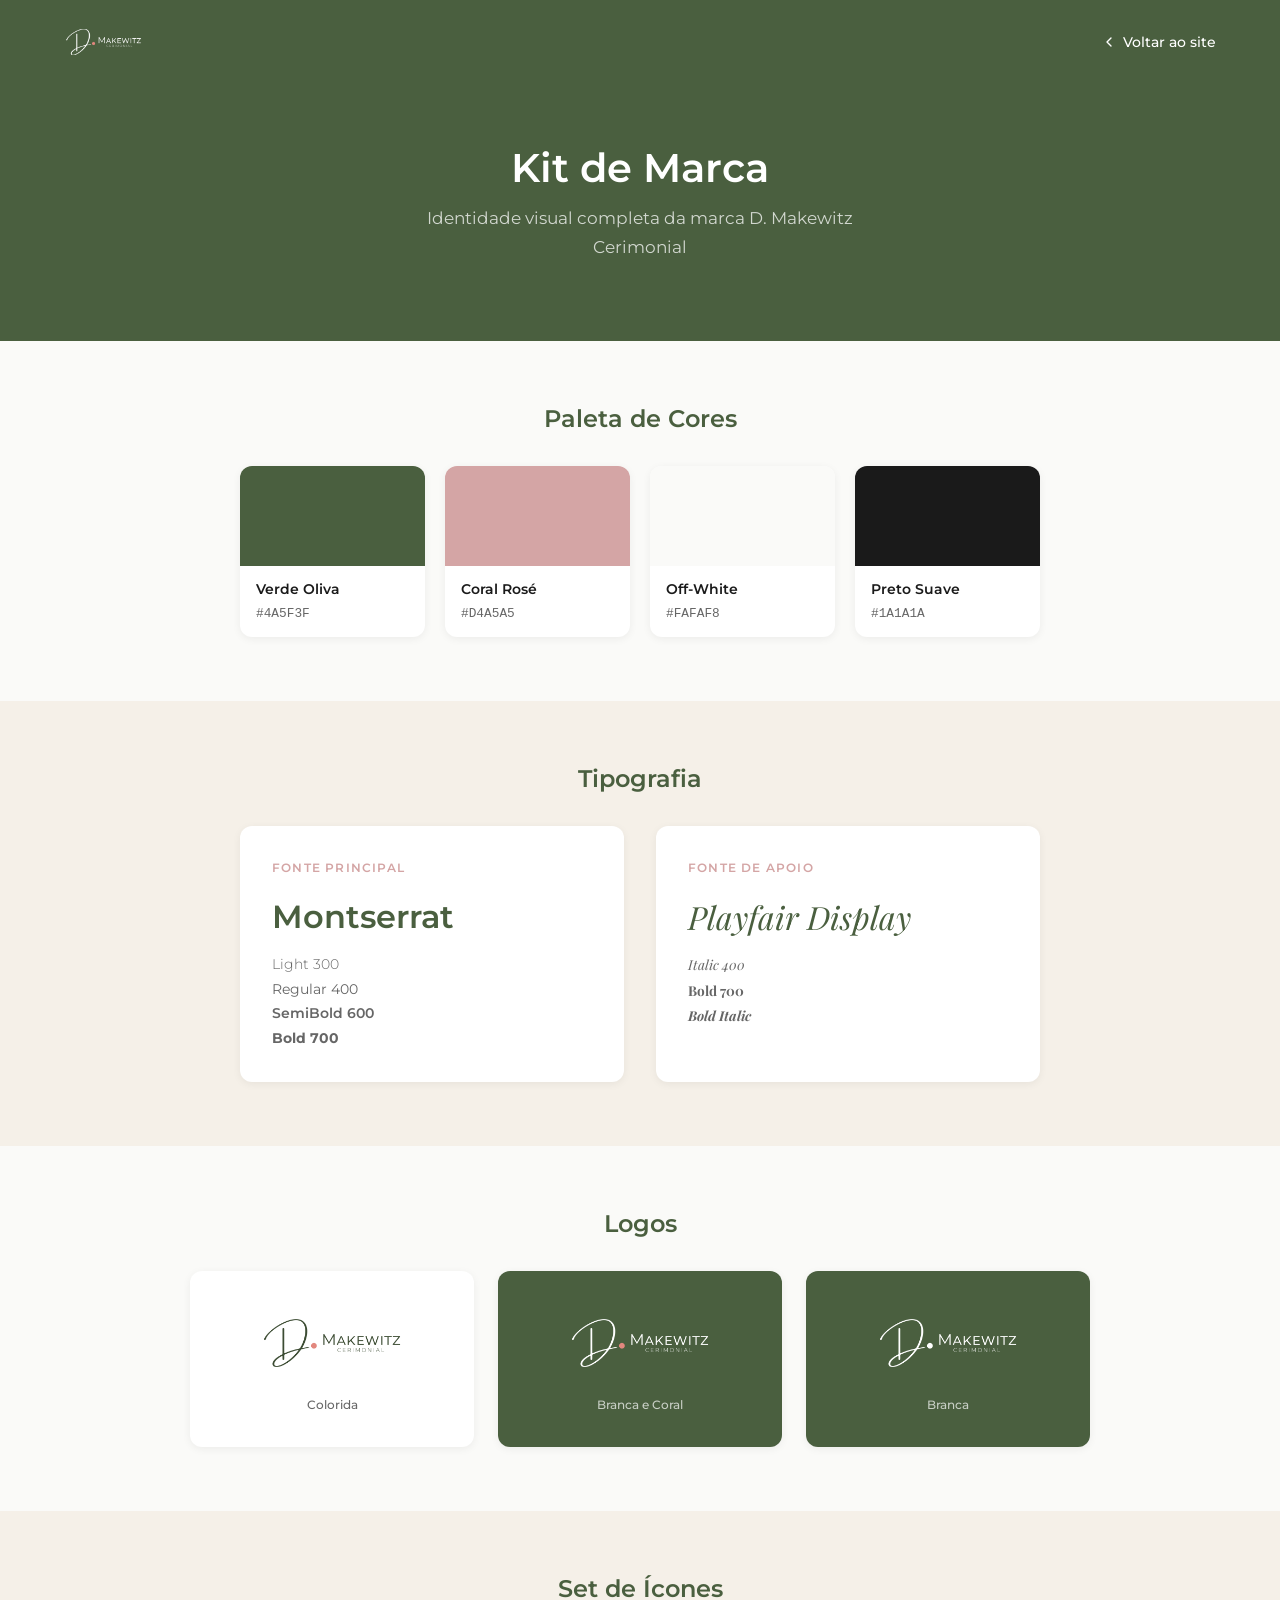
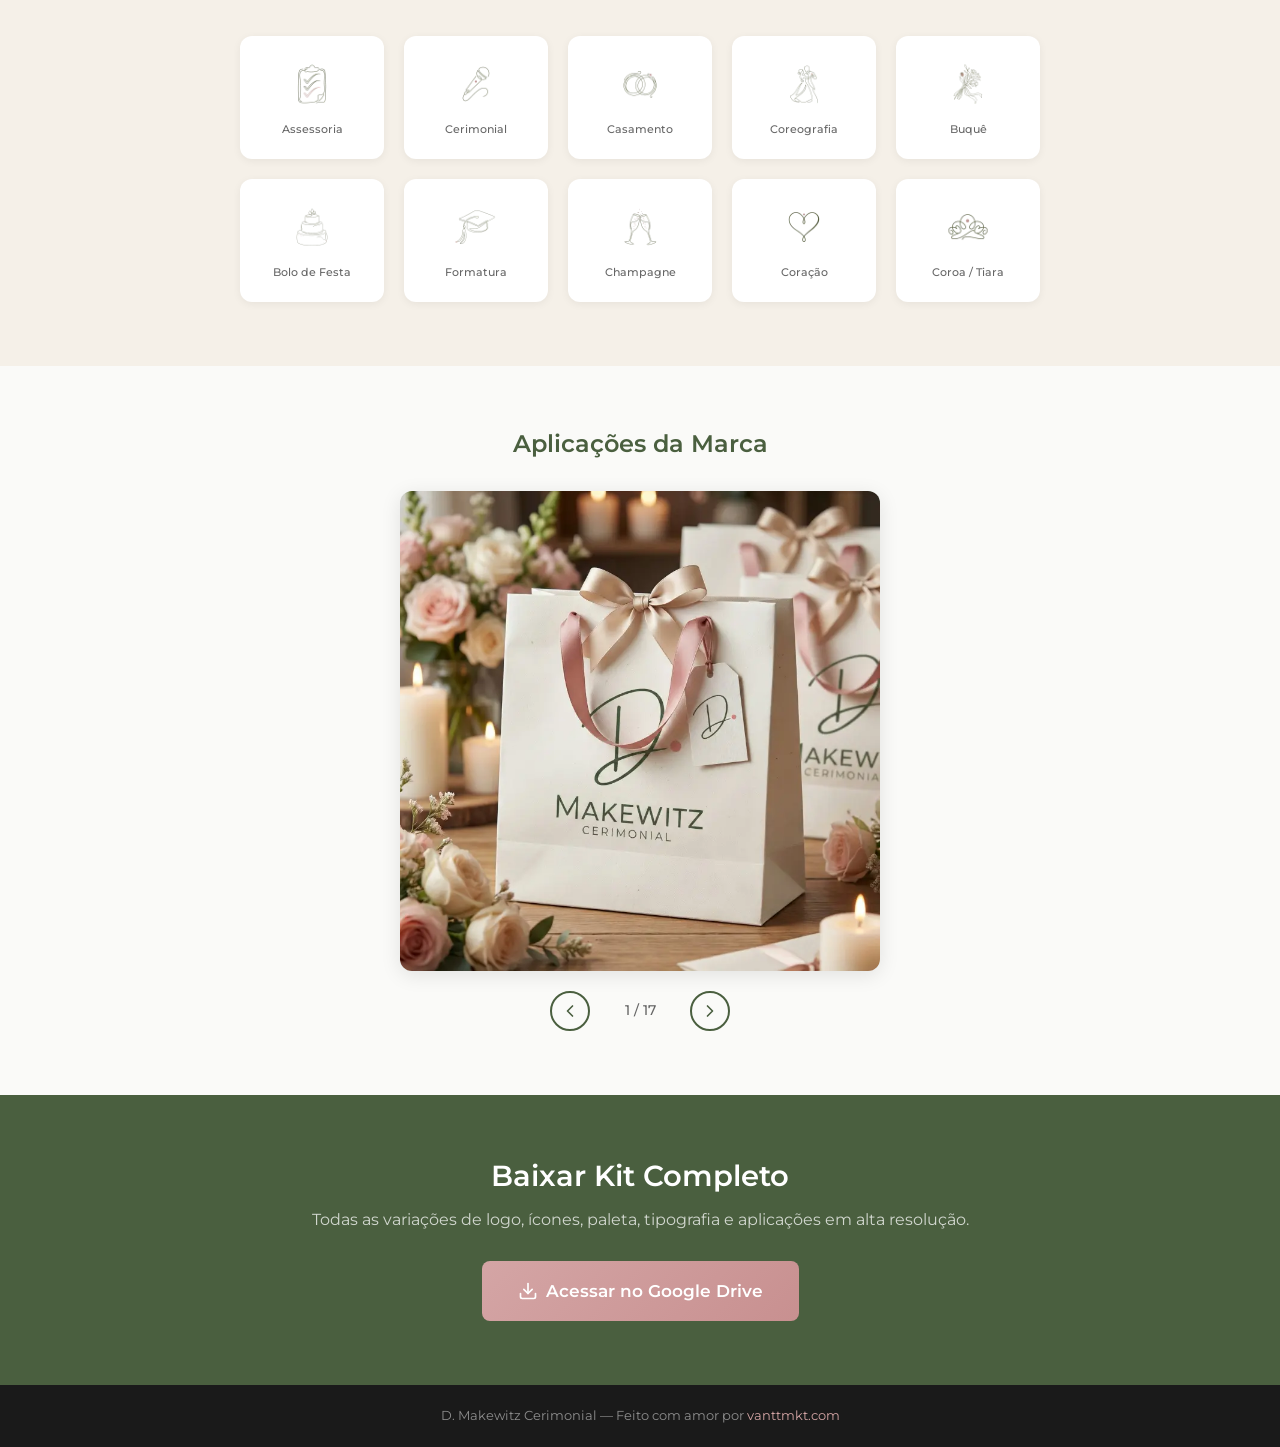
<file: marca/index.html>
<!DOCTYPE html>
<html lang="pt-BR">
<head>
  <meta charset="UTF-8">
  <meta name="viewport" content="width=device-width, initial-scale=1.0">
  <title>Kit de Marca | D. Makewitz Cerimonial</title>
  <meta name="description" content="Identidade visual completa da marca D. Makewitz Cerimonial. Paleta de cores, tipografia, logos e ícones.">
  <meta name="robots" content="noindex">
  <link rel="icon" href="../favicon.ico" type="image/x-icon">
  <link rel="preconnect" href="https://fonts.googleapis.com">
  <link rel="preconnect" href="https://fonts.gstatic.com" crossorigin>
  <link href="https://fonts.googleapis.com/css2?family=Montserrat:wght@300;400;500;600;700&family=Playfair+Display:ital,wght@0,400;0,700;1,400&display=swap" rel="stylesheet">
  <link rel="stylesheet" href="../assets/css/style.css?v=2">
  <style>
    /* Marca page specific styles */
    .marca-header {
      background: var(--verde-oliva);
      padding: 20px 0;
      position: sticky;
      top: 0;
      z-index: 50;
    }

    .marca-header__inner {
      max-width: 1200px;
      margin: 0 auto;
      padding: 0 24px;
      display: flex;
      align-items: center;
      justify-content: space-between;
    }

    .marca-header__logo {
      height: 44px;
      width: auto;
    }

    .marca-header__back {
      display: inline-flex;
      align-items: center;
      gap: 6px;
      color: var(--branco);
      font-size: 0.9rem;
      font-weight: 500;
    }

    .marca-header__back:hover { color: var(--coral-rose); }

    .marca-hero {
      background: var(--verde-oliva);
      padding: 60px 0 80px;
      text-align: center;
      color: var(--branco);
    }

    .marca-hero h1 {
      color: var(--branco);
      font-size: 2.5rem;
      font-weight: 600;
      margin-bottom: 12px;
    }

    .marca-hero p {
      color: rgba(255, 255, 255, 0.75);
      font-size: 1.05rem;
      max-width: 520px;
      margin: 0 auto;
    }

    .marca-section {
      padding: 64px 0;
    }

    .marca-section:nth-child(even) { background: var(--creme); }
    .marca-section:nth-child(odd) { background: var(--off-white); }

    .marca-section__title {
      font-size: 1.5rem;
      font-weight: 600;
      color: var(--verde-oliva);
      margin-bottom: 32px;
      text-align: center;
    }

    /* Paleta */
    .paleta__grid {
      display: grid;
      grid-template-columns: repeat(auto-fit, minmax(180px, 1fr));
      gap: 20px;
      max-width: 800px;
      margin: 0 auto;
    }

    .paleta__swatch {
      border-radius: 12px;
      overflow: hidden;
      box-shadow: 0 2px 8px rgba(0, 0, 0, 0.06);
      background: var(--branco);
    }

    .paleta__color {
      height: 100px;
    }

    .paleta__info {
      padding: 12px 16px;
    }

    .paleta__name {
      font-size: 0.85rem;
      font-weight: 600;
      color: var(--preto-suave);
      margin-bottom: 2px;
    }

    .paleta__hex {
      font-size: 0.8rem;
      color: var(--cinza-medio);
      font-family: monospace;
    }

    /* Tipografia */
    .tipo__grid {
      display: grid;
      grid-template-columns: 1fr 1fr;
      gap: 32px;
      max-width: 800px;
      margin: 0 auto;
    }

    .tipo__card {
      background: var(--branco);
      border-radius: 12px;
      padding: 32px;
      box-shadow: 0 2px 8px rgba(0, 0, 0, 0.06);
    }

    .tipo__label {
      font-size: 0.75rem;
      font-weight: 600;
      text-transform: uppercase;
      letter-spacing: 0.1em;
      color: var(--coral-rose);
      margin-bottom: 12px;
    }

    .tipo__sample-montserrat {
      font-family: 'Montserrat', sans-serif;
      font-size: 2rem;
      font-weight: 600;
      color: var(--verde-oliva);
      margin-bottom: 8px;
    }

    .tipo__sample-playfair {
      font-family: 'Playfair Display', serif;
      font-style: italic;
      font-size: 2rem;
      color: var(--verde-oliva);
      margin-bottom: 8px;
    }

    .tipo__weights {
      font-size: 0.85rem;
      color: var(--cinza-medio);
      line-height: 1.8;
    }

    /* Logos */
    .logos__grid {
      display: grid;
      grid-template-columns: repeat(auto-fit, minmax(220px, 1fr));
      gap: 24px;
      max-width: 900px;
      margin: 0 auto;
    }

    .logos__item {
      background: var(--branco);
      border-radius: 12px;
      padding: 32px 24px;
      box-shadow: 0 2px 8px rgba(0, 0, 0, 0.06);
      display: flex;
      flex-direction: column;
      align-items: center;
      gap: 12px;
    }

    .logos__item--dark {
      background: var(--verde-oliva);
    }

    .logos__item img {
      max-height: 80px;
      width: auto;
      object-fit: contain;
    }

    .logos__item span {
      font-size: 0.75rem;
      font-weight: 500;
      color: var(--cinza-medio);
      text-align: center;
    }

    .logos__item--dark span {
      color: rgba(255, 255, 255, 0.7);
    }

    /* Icones */
    .icones__grid {
      display: grid;
      grid-template-columns: repeat(auto-fit, minmax(120px, 1fr));
      gap: 20px;
      max-width: 800px;
      margin: 0 auto;
    }

    .icones__item {
      background: var(--branco);
      border-radius: 12px;
      padding: 20px;
      box-shadow: 0 2px 8px rgba(0, 0, 0, 0.06);
      text-align: center;
    }

    .icones__item img {
      width: 56px;
      height: 56px;
      object-fit: contain;
      margin: 0 auto 8px;
    }

    .icones__item span {
      font-size: 0.7rem;
      font-weight: 500;
      color: var(--cinza-medio);
      display: block;
    }

    /* Download CTA */
    .marca-cta {
      text-align: center;
      padding: 64px 0;
      background: var(--verde-oliva);
    }

    .marca-cta h2 {
      color: var(--branco);
      font-size: 1.8rem;
      margin-bottom: 12px;
    }

    .marca-cta p {
      color: rgba(255, 255, 255, 0.75);
      font-size: 1rem;
      margin-bottom: 28px;
    }

    .marca-cta__btn {
      display: inline-flex;
      align-items: center;
      gap: 8px;
      padding: 16px 36px;
      background: linear-gradient(135deg, var(--coral-rose), #c89090);
      color: var(--branco);
      font-size: 1.05rem;
      font-weight: 600;
      border-radius: 8px;
      transition: transform 0.3s ease, box-shadow 0.3s ease;
    }

    .marca-cta__btn:hover {
      transform: translateY(-2px);
      box-shadow: 0 8px 24px rgba(212, 165, 165, 0.35);
    }

    .marca-footer {
      background: var(--preto-suave);
      padding: 20px 0;
      text-align: center;
      font-size: 0.8rem;
      color: rgba(255, 255, 255, 0.5);
    }

    .marca-footer a { color: var(--coral-rose); }

    /* Aplicações carousel */
    .aplicacoes__carousel {
      position: relative;
      max-width: 480px;
      margin: 0 auto;
      overflow: hidden;
      border-radius: 12px;
      box-shadow: 0 4px 20px rgba(0, 0, 0, 0.1);
      touch-action: pan-y;
      -webkit-user-select: none;
      user-select: none;
    }

    .aplicacoes__track {
      display: flex;
      transition: transform 0.4s ease;
    }

    .aplicacoes__slide {
      flex: 0 0 100%;
    }

    .aplicacoes__slide img {
      width: 100%;
      height: auto;
      display: block;
    }

    .aplicacoes__controls {
      display: flex;
      align-items: center;
      justify-content: center;
      gap: 20px;
      margin-top: 20px;
    }

    .aplicacoes__btn {
      background: none;
      border: 2px solid var(--verde-oliva);
      border-radius: 50%;
      width: 40px;
      height: 40px;
      display: flex;
      align-items: center;
      justify-content: center;
      cursor: pointer;
      color: var(--verde-oliva);
      transition: background-color 0.3s ease, color 0.3s ease;
    }

    .aplicacoes__btn:hover {
      background: var(--verde-oliva);
      color: var(--branco);
    }

    .aplicacoes__counter {
      font-size: 0.85rem;
      font-weight: 500;
      color: var(--cinza-medio);
      min-width: 60px;
      text-align: center;
    }

    @media (max-width: 640px) {
      .marca-hero h1 { font-size: 1.8rem; }
      .tipo__grid { grid-template-columns: 1fr; }
      .logos__grid { grid-template-columns: repeat(2, 1fr); }
      .aplicacoes__carousel { max-width: 100%; }
    }
  </style>
</head>
<body>

  <!-- Header -->
  <header class="marca-header">
    <div class="marca-header__inner">
      <img src="../assets/images/logo-branca-coral.png" alt="D. Makewitz Cerimonial" class="marca-header__logo">
      <a href="../" class="marca-header__back">
        <svg width="16" height="16" viewBox="0 0 24 24" fill="none" stroke="currentColor" stroke-width="2" stroke-linecap="round" stroke-linejoin="round"><polyline points="15 18 9 12 15 6"></polyline></svg>
        Voltar ao site
      </a>
    </div>
  </header>

  <!-- Hero -->
  <div class="marca-hero">
    <div class="container">
      <h1>Kit de Marca</h1>
      <p>Identidade visual completa da marca D. Makewitz Cerimonial</p>
    </div>
  </div>

  <!-- Paleta de Cores -->
  <section class="marca-section">
    <div class="container">
      <h2 class="marca-section__title">Paleta de Cores</h2>
      <div class="paleta__grid">
        <div class="paleta__swatch">
          <div class="paleta__color" style="background-color: #4A5F3F;"></div>
          <div class="paleta__info">
            <div class="paleta__name">Verde Oliva</div>
            <div class="paleta__hex">#4A5F3F</div>
          </div>
        </div>
        <div class="paleta__swatch">
          <div class="paleta__color" style="background-color: #D4A5A5;"></div>
          <div class="paleta__info">
            <div class="paleta__name">Coral Rosé</div>
            <div class="paleta__hex">#D4A5A5</div>
          </div>
        </div>
        <div class="paleta__swatch">
          <div class="paleta__color" style="background-color: #FAFAF8;"></div>
          <div class="paleta__info">
            <div class="paleta__name">Off-White</div>
            <div class="paleta__hex">#FAFAF8</div>
          </div>
        </div>
        <div class="paleta__swatch">
          <div class="paleta__color" style="background-color: #1A1A1A;"></div>
          <div class="paleta__info">
            <div class="paleta__name">Preto Suave</div>
            <div class="paleta__hex">#1A1A1A</div>
          </div>
        </div>
      </div>
    </div>
  </section>

  <!-- Tipografia -->
  <section class="marca-section">
    <div class="container">
      <h2 class="marca-section__title">Tipografia</h2>
      <div class="tipo__grid">
        <div class="tipo__card">
          <div class="tipo__label">Fonte Principal</div>
          <div class="tipo__sample-montserrat">Montserrat</div>
          <div class="tipo__weights">
            <span style="font-weight:300">Light 300</span><br>
            <span style="font-weight:400">Regular 400</span><br>
            <span style="font-weight:600">SemiBold 600</span><br>
            <span style="font-weight:700">Bold 700</span>
          </div>
        </div>
        <div class="tipo__card">
          <div class="tipo__label">Fonte de Apoio</div>
          <div class="tipo__sample-playfair">Playfair Display</div>
          <div class="tipo__weights">
            <span style="font-family:'Playfair Display',serif;font-style:italic">Italic 400</span><br>
            <span style="font-family:'Playfair Display',serif;font-weight:700">Bold 700</span><br>
            <span style="font-family:'Playfair Display',serif;font-weight:700;font-style:italic">Bold Italic</span>
          </div>
        </div>
      </div>
    </div>
  </section>

  <!-- Logos -->
  <section class="marca-section">
    <div class="container">
      <h2 class="marca-section__title">Logos</h2>
      <div class="logos__grid">
        <div class="logos__item">
          <img src="../assets/images/logo-colorida.png" alt="Logo colorida">
          <span>Colorida</span>
        </div>
        <div class="logos__item logos__item--dark">
          <img src="../assets/images/logo-branca-coral.png" alt="Logo branca e coral">
          <span>Branca e Coral</span>
        </div>
        <div class="logos__item logos__item--dark">
          <img src="../assets/images/logo-branca.png" alt="Logo branca">
          <span>Branca</span>
        </div>
      </div>
    </div>
  </section>

  <!-- Ícones -->
  <section class="marca-section">
    <div class="container">
      <h2 class="marca-section__title">Set de Ícones</h2>
      <div class="icones__grid">
        <div class="icones__item">
          <img src="../assets/images/icons/checklist.webp" alt="Assessoria">
          <span>Assessoria</span>
        </div>
        <div class="icones__item">
          <img src="../assets/images/icons/microfone.webp" alt="Cerimonial">
          <span>Cerimonial</span>
        </div>
        <div class="icones__item">
          <img src="../assets/images/icons/aliancas.webp" alt="Casamento">
          <span>Casamento</span>
        </div>
        <div class="icones__item">
          <img src="../assets/images/icons/dancarinos.webp" alt="Coreografia">
          <span>Coreografia</span>
        </div>
        <div class="icones__item">
          <img src="../assets/images/icons/buque.webp" alt="Buquê">
          <span>Buquê</span>
        </div>
        <div class="icones__item">
          <img src="../assets/images/icons/bolo.webp" alt="Bolo de Festa">
          <span>Bolo de Festa</span>
        </div>
        <div class="icones__item">
          <img src="../assets/images/icons/capelo.webp" alt="Formatura">
          <span>Formatura</span>
        </div>
        <div class="icones__item">
          <img src="../assets/images/icons/champagne.webp" alt="Champagne">
          <span>Champagne</span>
        </div>
        <div class="icones__item">
          <img src="../assets/images/icons/coracao.webp" alt="Coração">
          <span>Coração</span>
        </div>
        <div class="icones__item">
          <img src="../assets/images/icons/coroa.webp" alt="Coroa / Tiara">
          <span>Coroa / Tiara</span>
        </div>
      </div>
    </div>
  </section>

  <!-- Aplicações da Marca -->
  <section class="marca-section">
    <div class="container">
      <h2 class="marca-section__title">Aplicações da Marca</h2>
      <div class="aplicacoes__carousel" id="app-carousel">
        <div class="aplicacoes__track" id="app-track">
          <div class="aplicacoes__slide"><img src="../assets/images/aplicacoes/001.webp" alt="Aplicação da marca 1" loading="lazy"></div>
          <div class="aplicacoes__slide"><img src="../assets/images/aplicacoes/002.webp" alt="Aplicação da marca 2" loading="lazy"></div>
          <div class="aplicacoes__slide"><img src="../assets/images/aplicacoes/003.webp" alt="Aplicação da marca 3" loading="lazy"></div>
          <div class="aplicacoes__slide"><img src="../assets/images/aplicacoes/004.webp" alt="Aplicação da marca 4" loading="lazy"></div>
          <div class="aplicacoes__slide"><img src="../assets/images/aplicacoes/005.webp" alt="Aplicação da marca 5" loading="lazy"></div>
          <div class="aplicacoes__slide"><img src="../assets/images/aplicacoes/006.webp" alt="Aplicação da marca 6" loading="lazy"></div>
          <div class="aplicacoes__slide"><img src="../assets/images/aplicacoes/007.webp" alt="Aplicação da marca 7" loading="lazy"></div>
          <div class="aplicacoes__slide"><img src="../assets/images/aplicacoes/008.webp" alt="Aplicação da marca 8" loading="lazy"></div>
          <div class="aplicacoes__slide"><img src="../assets/images/aplicacoes/009.webp" alt="Aplicação da marca 9" loading="lazy"></div>
          <div class="aplicacoes__slide"><img src="../assets/images/aplicacoes/010.webp" alt="Aplicação da marca 10" loading="lazy"></div>
          <div class="aplicacoes__slide"><img src="../assets/images/aplicacoes/011.webp" alt="Aplicação da marca 11" loading="lazy"></div>
          <div class="aplicacoes__slide"><img src="../assets/images/aplicacoes/012.webp" alt="Aplicação da marca 12" loading="lazy"></div>
          <div class="aplicacoes__slide"><img src="../assets/images/aplicacoes/013.webp" alt="Aplicação da marca 13" loading="lazy"></div>
          <div class="aplicacoes__slide"><img src="../assets/images/aplicacoes/014.webp" alt="Aplicação da marca 14" loading="lazy"></div>
          <div class="aplicacoes__slide"><img src="../assets/images/aplicacoes/015.webp" alt="Aplicação da marca 15" loading="lazy"></div>
          <div class="aplicacoes__slide"><img src="../assets/images/aplicacoes/016.webp" alt="Aplicação da marca 16" loading="lazy"></div>
          <div class="aplicacoes__slide"><img src="../assets/images/aplicacoes/017.webp" alt="Aplicação da marca 17" loading="lazy"></div>
        </div>
      </div>
      <div class="aplicacoes__controls">
        <button class="aplicacoes__btn" id="app-prev" aria-label="Anterior">
          <svg width="20" height="20" viewBox="0 0 24 24" fill="none" stroke="currentColor" stroke-width="2" stroke-linecap="round" stroke-linejoin="round"><polyline points="15 18 9 12 15 6"></polyline></svg>
        </button>
        <span class="aplicacoes__counter" id="app-counter">1 / 17</span>
        <button class="aplicacoes__btn" id="app-next" aria-label="Próxima">
          <svg width="20" height="20" viewBox="0 0 24 24" fill="none" stroke="currentColor" stroke-width="2" stroke-linecap="round" stroke-linejoin="round"><polyline points="9 6 15 12 9 18"></polyline></svg>
        </button>
      </div>
    </div>
  </section>

  <!-- Download CTA -->
  <section class="marca-cta">
    <div class="container">
      <h2>Baixar Kit Completo</h2>
      <p>Todas as variações de logo, ícones, paleta, tipografia e aplicações em alta resolução.</p>
      <a href="https://drive.google.com/drive/folders/18AyIQ6730E9Hu8DPRDE29RdOncfD3tUb?usp=drive_link" class="marca-cta__btn" target="_blank" rel="noopener noreferrer">
        <svg width="20" height="20" viewBox="0 0 24 24" fill="none" stroke="currentColor" stroke-width="2" stroke-linecap="round" stroke-linejoin="round"><path d="M21 15v4a2 2 0 0 1-2 2H5a2 2 0 0 1-2-2v-4"></path><polyline points="7 10 12 15 17 10"></polyline><line x1="12" y1="15" x2="12" y2="3"></line></svg>
        Acessar no Google Drive
      </a>
    </div>
  </section>

  <!-- Footer -->
  <footer class="marca-footer">
    <div class="container">
      <p>D. Makewitz Cerimonial &mdash; Feito com amor por <a href="https://vanttmkt.com" target="_blank" rel="noopener noreferrer">vanttmkt.com</a></p>
    </div>
  </footer>

  <script>
  (function () {
    var track = document.getElementById('app-track');
    var counter = document.getElementById('app-counter');
    var total = 17;
    var current = 0;
    var startX = 0;
    var diffX = 0;

    function go(n) {
      current = Math.max(0, Math.min(n, total - 1));
      track.style.transform = 'translateX(-' + (current * 100) + '%)';
      counter.textContent = (current + 1) + ' / ' + total;
    }

    document.getElementById('app-prev').addEventListener('click', function () { go(current - 1); });
    document.getElementById('app-next').addEventListener('click', function () { go(current + 1); });

    var carousel = document.getElementById('app-carousel');
    carousel.addEventListener('touchstart', function (e) { startX = e.touches[0].clientX; }, { passive: true });
    carousel.addEventListener('touchmove', function (e) { diffX = e.touches[0].clientX - startX; }, { passive: true });
    carousel.addEventListener('touchend', function () {
      if (Math.abs(diffX) > 40) go(diffX < 0 ? current + 1 : current - 1);
      diffX = 0;
    });

    document.addEventListener('keydown', function (e) {
      if (e.key === 'ArrowLeft') go(current - 1);
      if (e.key === 'ArrowRight') go(current + 1);
    });
  })();
  </script>
</body>
</html>
</file>
<file: assets/css/style.css>
/* ==========================================================================
   D. Makewitz Cerimonial — Style Sheet
   Paleta: Kit de Marca Oficial
   ========================================================================== */

/* ---------- CSS Variables ---------- */
:root {
  --verde-oliva: #4A5F3F;
  --coral-rose: #D4A5A5;
  --off-white: #FAFAF8;
  --creme: #F5F0E8;
  --preto-suave: #1A1A1A;
  --cinza-medio: #666666;
  --branco: #FFFFFF;
}

/* ---------- Reset & Base ---------- */
*, *::before, *::after {
  margin: 0;
  padding: 0;
  box-sizing: border-box;
}

html {
  scroll-behavior: smooth;
  -webkit-font-smoothing: antialiased;
  -moz-osx-font-smoothing: grayscale;
}

body {
  font-family: 'Montserrat', -apple-system, BlinkMacSystemFont, 'Segoe UI', Roboto, sans-serif;
  font-weight: 400;
  font-size: 16px;
  line-height: 1.7;
  color: var(--preto-suave);
  background-color: var(--off-white);
}

img {
  max-width: 100%;
  height: auto;
  display: block;
}

a {
  text-decoration: none;
  color: inherit;
  transition: color 0.3s ease;
}

ul { list-style: none; }

/* ---------- Typography ---------- */
h1, h2, h3, h4 {
  font-family: 'Montserrat', sans-serif;
  color: var(--verde-oliva);
  line-height: 1.2;
}

h2 {
  font-size: 2.5rem;
  font-weight: 600;
  margin-bottom: 1rem;
}

h3 {
  font-size: 1.5rem;
  font-weight: 500;
}

.font-playfair {
  font-family: 'Playfair Display', Georgia, serif;
}

.eyebrow {
  font-size: 0.8rem;
  font-weight: 600;
  letter-spacing: 0.15em;
  text-transform: uppercase;
  color: var(--coral-rose);
  margin-bottom: 0.5rem;
}

/* ---------- Container ---------- */
.container {
  max-width: 1200px;
  margin: 0 auto;
  padding: 0 24px;
}

/* ---------- Section ---------- */
.section {
  padding: 80px 0;
}

.section--off-white { background-color: var(--off-white); }
.section--creme { background-color: var(--creme); }
.section--verde { background-color: var(--verde-oliva); }

.section__header {
  text-align: center;
  max-width: 640px;
  margin: 0 auto 48px;
}

.section__subtitle {
  color: var(--cinza-medio);
  font-size: 1.05rem;
  line-height: 1.7;
}

/* ---------- Wave Dividers ---------- */
.wave-divider {
  display: block;
  width: 100%;
  margin-top: -1px;
  overflow: hidden;
}

.wave-divider svg {
  display: block;
  width: 100%;
}

/* ---------- Header / Navigation ---------- */
.header {
  position: fixed;
  top: 0;
  left: 0;
  right: 0;
  z-index: 50;
  padding: 16px 0;
  transition: background-color 0.3s ease, padding 0.3s ease, box-shadow 0.3s ease;
}

.header--scrolled {
  background-color: rgba(250, 250, 248, 0.95);
  backdrop-filter: blur(8px);
  -webkit-backdrop-filter: blur(8px);
  padding: 10px 0;
  box-shadow: 0 1px 8px rgba(0, 0, 0, 0.08);
}

.header__inner {
  display: flex;
  align-items: center;
  justify-content: space-between;
  max-width: 1200px;
  margin: 0 auto;
  padding: 0 24px;
}

.header__logo {
  height: 56px;
  width: auto;
  display: flex;
  align-items: center;
}

.header__logo img {
  height: 56px;
  width: auto;
  object-fit: contain;
}

.header--scrolled .header__logo,
.header--scrolled .header__logo img {
  height: 44px;
}

.header--scrolled .header__logo-white { display: none; }
.header--scrolled .header__logo-color { display: block; }
.header__logo-white { display: block; }
.header__logo-color { display: none; }

.header__nav {
  display: flex;
  align-items: center;
  gap: 32px;
}

.header__nav a {
  font-size: 0.9rem;
  font-weight: 500;
  color: var(--branco);
  transition: color 0.3s ease;
}

.header--scrolled .header__nav a {
  color: var(--preto-suave);
}

.header__nav a:hover,
.header--scrolled .header__nav a:hover {
  color: var(--coral-rose);
}

.header__cta {
  display: inline-flex;
  align-items: center;
  gap: 6px;
  padding: 10px 20px;
  background-color: var(--verde-oliva);
  color: var(--branco) !important;
  font-size: 0.85rem;
  font-weight: 600;
  border-radius: 6px;
  transition: background-color 0.3s ease;
}

.header__cta:hover {
  background-color: #3a4f2f;
}

/* Mobile menu toggle */
.header__toggle {
  display: none;
  background: none;
  border: none;
  cursor: pointer;
  padding: 4px;
  color: var(--branco);
}

.header--scrolled .header__toggle {
  color: var(--preto-suave);
}

.header__toggle span {
  display: block;
  width: 24px;
  height: 2px;
  background-color: var(--branco);
  margin: 5px 0;
  transition: all 0.3s ease;
}

.header--scrolled .header__toggle span {
  background-color: var(--preto-suave);
}

/* Mobile menu overlay */
.mobile-menu {
  position: fixed;
  top: 0;
  left: 0;
  right: 0;
  bottom: 0;
  background-color: var(--verde-oliva);
  z-index: 100;
  display: flex;
  flex-direction: column;
  align-items: center;
  justify-content: center;
  gap: 24px;
  visibility: hidden;
  opacity: 0;
  pointer-events: none;
  transition: opacity 0.3s ease, visibility 0.3s ease;
}

.mobile-menu.active {
  visibility: visible;
  opacity: 1;
  pointer-events: auto;
}

.mobile-menu nav {
  display: flex;
  flex-direction: column;
  align-items: center;
  gap: 24px;
}

.mobile-menu a {
  font-size: 1.5rem;
  font-weight: 500;
  color: var(--branco);
}

.mobile-menu a:hover { color: var(--coral-rose); }

.mobile-menu__close {
  position: absolute;
  top: 20px;
  right: 24px;
  background: none;
  border: none;
  color: var(--branco);
  font-size: 2rem;
  cursor: pointer;
}

/* ---------- Hero ---------- */
.hero {
  position: relative;
  min-height: 100vh;
  display: flex;
  align-items: center;
  justify-content: center;
  text-align: center;
  overflow: hidden;
}

.hero__bg {
  position: absolute;
  inset: 0;
}

.hero__bg img {
  width: 100%;
  height: 100%;
  object-fit: cover;
  object-position: center;
}

.hero__overlay {
  position: absolute;
  inset: 0;
  background: linear-gradient(to bottom, rgba(26, 26, 26, 0.55), rgba(26, 26, 26, 0.7));
}

.hero__content {
  position: relative;
  z-index: 2;
  color: var(--branco);
  padding: 0 24px;
}

.hero__content h1 {
  margin: 0;
  padding: 0;
  line-height: 1;
}

.hero__logo {
  max-width: 420px;
  width: 80%;
  height: auto;
  margin: 0 auto 24px;
}

.hero__tagline {
  font-size: 1.15rem;
  color: rgba(255, 255, 255, 0.75);
  margin-bottom: 40px;
  min-height: 1.5em;
}

.hero__cta {
  display: inline-flex;
  align-items: center;
  gap: 8px;
  padding: 16px 36px;
  background: linear-gradient(135deg, var(--verde-oliva), var(--coral-rose));
  color: var(--branco);
  font-size: 1rem;
  font-weight: 600;
  border-radius: 8px;
  border: none;
  cursor: pointer;
  transition: transform 0.3s ease, box-shadow 0.3s ease;
}

.hero__cta:hover {
  transform: translateY(-2px);
  box-shadow: 0 8px 24px rgba(74, 95, 63, 0.3);
}

.hero__scroll {
  position: absolute;
  bottom: 24px;
  left: 50%;
  transform: translateX(-50%);
  z-index: 2;
  color: rgba(255, 255, 255, 0.6);
  font-size: 0.75rem;
  text-align: center;
  letter-spacing: 0.1em;
  animation: bounce 2s infinite;
}

.hero__scroll svg {
  margin: 8px auto 0;
  width: 20px;
  height: 20px;
}

@keyframes bounce {
  0%, 100% { transform: translateX(-50%) translateY(0); }
  50% { transform: translateX(-50%) translateY(8px); }
}

/* ---------- About ---------- */
.about__grid {
  display: grid;
  grid-template-columns: 1fr 1fr;
  gap: 64px;
  align-items: center;
}

.about__image-wrapper {
  position: relative;
  border-radius: 12px;
  overflow: hidden;
}

.about__image-wrapper::before {
  content: '';
  position: absolute;
  top: -12px;
  left: -12px;
  right: 12px;
  bottom: 12px;
  border: 2px solid var(--coral-rose);
  border-radius: 12px;
  z-index: -1;
}

.about__image {
  border-radius: 12px;
  width: 100%;
  object-fit: cover;
  aspect-ratio: 3 / 4;
}

.about__name {
  font-size: 2rem;
  font-weight: 600;
  margin-bottom: 20px;
}

.about__name span { color: var(--coral-rose); }

.about__text p {
  margin-bottom: 16px;
  color: var(--cinza-medio);
  font-size: 1rem;
}

.about__text strong { color: var(--preto-suave); }

.about__quote {
  font-family: 'Playfair Display', serif;
  font-style: italic;
  font-size: 1.1rem;
  color: var(--verde-oliva);
  border-left: 3px solid var(--coral-rose);
  padding-left: 20px;
  margin-top: 24px;
}

.about__quote cite {
  display: block;
  font-style: normal;
  font-family: 'Montserrat', sans-serif;
  font-size: 0.85rem;
  color: var(--cinza-medio);
  margin-top: 8px;
}

/* Stats */
.about__stats {
  display: grid;
  grid-template-columns: repeat(4, 1fr);
  gap: 16px;
  margin-top: 40px;
}

.stat-card {
  text-align: center;
  padding: 20px 12px;
  background: var(--branco);
  border-radius: 10px;
  box-shadow: 0 2px 8px rgba(0, 0, 0, 0.06);
}

.stat-card__value {
  font-size: 1.8rem;
  font-weight: 700;
  color: var(--verde-oliva);
}

.stat-card__label {
  font-size: 0.75rem;
  color: var(--cinza-medio);
  margin-top: 4px;
}

/* ---------- Video ---------- */
.video__wrapper {
  max-width: 400px;
  margin: 0 auto;
  border-radius: 12px;
  overflow: hidden;
  box-shadow: 0 4px 20px rgba(0, 0, 0, 0.1);
  aspect-ratio: 9 / 16;
}

.video__wrapper iframe {
  width: 100%;
  height: 100%;
  border: none;
}

/* ---------- Services ---------- */
.services__grid {
  display: grid;
  grid-template-columns: repeat(2, 1fr);
  gap: 24px;
}

.service-card {
  background: var(--branco);
  border-radius: 12px;
  padding: 36px 28px;
  box-shadow: 0 2px 12px rgba(0, 0, 0, 0.06);
  transition: transform 0.3s ease, box-shadow 0.3s ease;
  border: 1px solid transparent;
}

.service-card:hover {
  transform: translateY(-4px);
  box-shadow: 0 8px 24px rgba(0, 0, 0, 0.1);
  border-color: rgba(212, 165, 165, 0.3);
}

.service-card__icon {
  display: block;
  width: 60px;
  height: 60px;
  object-fit: contain;
  margin-bottom: 16px;
}

.service-card__title {
  font-size: 1.25rem;
  font-weight: 600;
  color: var(--verde-oliva);
  margin-bottom: 12px;
}

.service-card__desc {
  color: var(--cinza-medio);
  font-size: 0.95rem;
  line-height: 1.7;
}

/* ---------- Portfolio ---------- */
.portfolio__grid {
  display: grid;
  grid-template-columns: repeat(3, 1fr);
  gap: 16px;
}

.portfolio__item {
  position: relative;
  border-radius: 10px;
  overflow: hidden;
  aspect-ratio: 4 / 3;
  cursor: pointer;
}

.portfolio__item img {
  width: 100%;
  height: 100%;
  object-fit: cover;
  transition: transform 0.4s ease;
}

.portfolio__item:hover img {
  transform: scale(1.05);
}

.portfolio__overlay {
  position: absolute;
  inset: 0;
  background: linear-gradient(to top, rgba(74, 95, 63, 0.7), transparent);
  opacity: 0;
  transition: opacity 0.3s ease;
  display: flex;
  align-items: flex-end;
  justify-content: center;
  padding-bottom: 16px;
}

.portfolio__item:hover .portfolio__overlay {
  opacity: 1;
}

.portfolio__overlay span {
  color: var(--branco);
  font-size: 0.85rem;
  font-weight: 500;
  letter-spacing: 0.05em;
}

/* Lightbox */
.lightbox {
  display: none;
  position: fixed;
  inset: 0;
  z-index: 200;
  background: rgba(26, 26, 26, 0.92);
  align-items: center;
  justify-content: center;
}

.lightbox.active { display: flex; }

.lightbox__img {
  max-width: 90vw;
  max-height: 85vh;
  border-radius: 8px;
  object-fit: contain;
}

.lightbox__close,
.lightbox__prev,
.lightbox__next {
  position: absolute;
  background: none;
  border: none;
  color: var(--branco);
  font-size: 2rem;
  cursor: pointer;
  padding: 12px;
  opacity: 0.7;
  transition: opacity 0.3s ease;
}

.lightbox__close:hover,
.lightbox__prev:hover,
.lightbox__next:hover { opacity: 1; }

.lightbox__close { top: 16px; right: 20px; }
.lightbox__prev { left: 20px; top: 50%; transform: translateY(-50%); }
.lightbox__next { right: 20px; top: 50%; transform: translateY(-50%); }

/* ---------- Testimonials ---------- */
.testimonials__carousel {
  position: relative;
  max-width: 700px;
  margin: 0 auto;
  overflow: hidden;
}

.testimonials__track {
  display: flex;
  transition: transform 0.5s ease;
}

.testimonial-card {
  flex: 0 0 100%;
  padding: 0 16px;
}

.testimonial-card__inner {
  background: var(--branco);
  border-radius: 12px;
  padding: 36px 32px;
  box-shadow: 0 2px 12px rgba(0, 0, 0, 0.06);
  border-left: 4px solid var(--coral-rose);
}

.testimonial-card__icon {
  display: flex;
  align-items: center;
  justify-content: center;
  width: 52px;
  height: 52px;
  background: rgba(212, 165, 165, 0.1);
  border-radius: 50%;
  margin-bottom: 16px;
}

.testimonial-card__title {
  font-size: 1.2rem;
  font-weight: 600;
  color: var(--verde-oliva);
  margin-bottom: 4px;
}

.testimonial-card__context {
  display: inline-block;
  font-size: 0.75rem;
  font-weight: 500;
  color: var(--coral-rose);
  background: rgba(212, 165, 165, 0.15);
  padding: 2px 10px;
  border-radius: 20px;
  margin-bottom: 16px;
}

.testimonial-card__text {
  font-family: 'Playfair Display', serif;
  font-style: italic;
  font-size: 1rem;
  line-height: 1.8;
  color: var(--cinza-medio);
}

.testimonials__controls {
  display: flex;
  align-items: center;
  justify-content: center;
  gap: 16px;
  margin-top: 24px;
}

.testimonials__btn {
  background: none;
  border: 2px solid var(--verde-oliva);
  border-radius: 50%;
  width: 40px;
  height: 40px;
  display: flex;
  align-items: center;
  justify-content: center;
  cursor: pointer;
  color: var(--verde-oliva);
  transition: background-color 0.3s ease, color 0.3s ease;
}

.testimonials__btn:hover {
  background: var(--verde-oliva);
  color: var(--branco);
}

.testimonials__dots {
  display: flex;
  gap: 8px;
}

.testimonials__dot {
  width: 8px;
  height: 8px;
  border-radius: 50%;
  background: rgba(74, 95, 63, 0.25);
  border: none;
  cursor: pointer;
  transition: background-color 0.3s ease, transform 0.3s ease;
}

.testimonials__dot.active {
  background: var(--coral-rose);
  transform: scale(1.3);
}

/* ---------- Contact ---------- */
.contact__grid {
  display: grid;
  grid-template-columns: 1fr 1fr;
  gap: 48px;
  align-items: start;
}

.contact__form {
  display: flex;
  flex-direction: column;
  gap: 16px;
}

.form-group { display: flex; flex-direction: column; }

.form-group label {
  font-size: 0.85rem;
  font-weight: 500;
  color: var(--verde-oliva);
  margin-bottom: 6px;
}

.form-group input,
.form-group select,
.form-group textarea {
  font-family: 'Montserrat', sans-serif;
  font-size: 0.95rem;
  padding: 12px 16px;
  border: 1px solid #e0ddd5;
  border-radius: 8px;
  background: var(--branco);
  color: var(--preto-suave);
  transition: border-color 0.3s ease;
  outline: none;
}

.form-group input:focus,
.form-group select:focus,
.form-group textarea:focus {
  border-color: var(--coral-rose);
}

.form-group textarea { resize: vertical; }

.form__submit {
  display: inline-flex;
  align-items: center;
  justify-content: center;
  gap: 8px;
  padding: 14px 32px;
  background: linear-gradient(135deg, var(--verde-oliva), var(--coral-rose));
  color: var(--branco);
  font-family: 'Montserrat', sans-serif;
  font-size: 1rem;
  font-weight: 600;
  border: none;
  border-radius: 8px;
  cursor: pointer;
  transition: transform 0.3s ease, box-shadow 0.3s ease;
}

.form__submit:hover {
  transform: translateY(-2px);
  box-shadow: 0 8px 24px rgba(74, 95, 63, 0.3);
}

/* Contact info side */
.contact__info { display: flex; flex-direction: column; gap: 24px; }

.contact__whatsapp-btn {
  display: flex;
  align-items: center;
  justify-content: center;
  gap: 8px;
  padding: 16px 32px;
  background: linear-gradient(135deg, var(--verde-oliva), var(--coral-rose));
  color: var(--branco);
  font-size: 1.05rem;
  font-weight: 600;
  border-radius: 8px;
  transition: transform 0.3s ease, box-shadow 0.3s ease;
}

.contact__whatsapp-btn:hover {
  transform: translateY(-2px);
  box-shadow: 0 8px 24px rgba(74, 95, 63, 0.3);
}

.contact__card {
  display: flex;
  align-items: center;
  gap: 16px;
  padding: 16px 20px;
  background: var(--branco);
  border-radius: 10px;
  box-shadow: 0 2px 8px rgba(0, 0, 0, 0.05);
}

.contact__card-icon {
  width: 40px;
  height: 40px;
  display: flex;
  align-items: center;
  justify-content: center;
  background: rgba(212, 165, 165, 0.15);
  border-radius: 50%;
  color: var(--coral-rose);
  flex-shrink: 0;
}

.contact__card-title {
  font-size: 0.8rem;
  font-weight: 600;
  color: var(--verde-oliva);
}

.contact__card-text {
  font-size: 0.9rem;
  color: var(--cinza-medio);
}

.contact__quote {
  font-family: 'Playfair Display', serif;
  font-style: italic;
  font-size: 1.1rem;
  color: var(--verde-oliva);
  text-align: center;
  padding: 24px;
  border: 1px solid rgba(212, 165, 165, 0.3);
  border-radius: 10px;
}

.contact__quote cite {
  display: block;
  font-style: normal;
  font-family: 'Montserrat', sans-serif;
  font-size: 0.8rem;
  color: var(--cinza-medio);
  margin-top: 8px;
}

/* --- Contact on verde background overrides --- */
.section--verde .eyebrow { color: rgba(255, 255, 255, 0.7); }
.section--verde h2 { color: var(--branco); }
.section--verde .section__subtitle { color: rgba(255, 255, 255, 0.8); }
.section--verde .form-group label { color: rgba(255, 255, 255, 0.9); }

.section--verde .contact__card {
  background: rgba(255, 255, 255, 0.1);
  box-shadow: none;
  border: 1px solid rgba(255, 255, 255, 0.15);
}

.section--verde .contact__card-icon {
  background: rgba(255, 255, 255, 0.15);
}

.section--verde .contact__card-title { color: var(--branco); }
.section--verde .contact__card-text { color: rgba(255, 255, 255, 0.8); }
.section--verde .contact__card-text a { color: rgba(255, 255, 255, 0.8); }
.section--verde .contact__card-text a:hover { color: var(--coral-rose); }

.section--verde .contact__quote {
  color: rgba(255, 255, 255, 0.85);
  border-color: rgba(255, 255, 255, 0.3);
}

/* ---------- Footer ---------- */
.footer {
  background-color: var(--verde-oliva);
  color: var(--branco);
  padding: 60px 0 24px;
}

.footer__grid {
  display: grid;
  grid-template-columns: 2fr 1fr 1fr;
  gap: 40px;
  margin-bottom: 40px;
}

.footer__logo {
  height: 48px;
  width: auto;
  object-fit: contain;
  margin-bottom: 12px;
}

.footer__tagline {
  font-family: 'Playfair Display', serif;
  font-style: italic;
  font-size: 0.95rem;
  color: var(--coral-rose);
  margin-bottom: 4px;
}

.footer__motto {
  font-family: 'Playfair Display', serif;
  font-style: italic;
  font-size: 0.85rem;
  color: rgba(255, 255, 255, 0.6);
  margin-bottom: 12px;
}

.footer__desc {
  font-size: 0.85rem;
  color: rgba(255, 255, 255, 0.7);
  line-height: 1.6;
}

.footer__heading {
  font-size: 0.8rem;
  font-weight: 700;
  letter-spacing: 0.1em;
  text-transform: uppercase;
  margin-bottom: 16px;
  color: var(--branco);
}

.footer__links { display: flex; flex-direction: column; gap: 10px; }

.footer__links a {
  font-size: 0.9rem;
  color: rgba(255, 255, 255, 0.7);
  transition: color 0.3s ease;
}

.footer__links a:hover { color: var(--coral-rose); }

.footer__social {
  display: flex;
  gap: 12px;
}

.footer__social a {
  display: flex;
  align-items: center;
  justify-content: center;
  width: 40px;
  height: 40px;
  border: 1px solid rgba(255, 255, 255, 0.3);
  border-radius: 50%;
  color: rgba(255, 255, 255, 0.7);
  transition: background-color 0.3s ease, color 0.3s ease, border-color 0.3s ease;
}

.footer__social a:hover {
  background-color: var(--coral-rose);
  border-color: var(--coral-rose);
  color: var(--branco);
}

.footer__bottom {
  border-top: 1px solid rgba(255, 255, 255, 0.15);
  padding-top: 20px;
  display: flex;
  align-items: center;
  justify-content: space-between;
  font-size: 0.8rem;
  color: rgba(255, 255, 255, 0.5);
}

.footer__bottom a {
  color: var(--coral-rose);
}

.footer__bottom a:hover { text-decoration: underline; }

/* Back to top */
.back-to-top {
  position: fixed;
  bottom: 100px;
  right: 24px;
  width: 40px;
  height: 40px;
  border-radius: 50%;
  background: var(--verde-oliva);
  color: var(--branco);
  border: none;
  cursor: pointer;
  display: none;
  align-items: center;
  justify-content: center;
  z-index: 40;
  transition: background-color 0.3s ease, transform 0.3s ease;
  box-shadow: 0 2px 8px rgba(0, 0, 0, 0.15);
}

.back-to-top.visible { display: flex; }
.back-to-top:hover { background: #3a4f2f; transform: translateY(-2px); }

/* ---------- Floating WhatsApp ---------- */
.whatsapp-float {
  position: fixed;
  bottom: 24px;
  right: 24px;
  z-index: 90;
  display: none;
}

.whatsapp-float.visible { display: block; }

.whatsapp-float__tooltip {
  position: absolute;
  bottom: 60px;
  right: 0;
  background: var(--branco);
  border-radius: 10px;
  padding: 12px 16px;
  box-shadow: 0 4px 16px rgba(0, 0, 0, 0.12);
  white-space: nowrap;
  font-size: 0.85rem;
  opacity: 0;
  transform: translateY(4px);
  transition: opacity 0.3s ease, transform 0.3s ease;
}

.whatsapp-float__tooltip.visible {
  opacity: 1;
  transform: translateY(0);
}

.whatsapp-float__tooltip-close {
  position: absolute;
  top: 4px;
  right: 6px;
  background: none;
  border: none;
  font-size: 0.85rem;
  cursor: pointer;
  color: var(--cinza-medio);
}

.whatsapp-float__btn {
  display: flex;
  align-items: center;
  justify-content: center;
  width: 56px;
  height: 56px;
  border-radius: 50%;
  background-color: #25D366;
  color: var(--branco);
  box-shadow: 0 4px 12px rgba(37, 211, 102, 0.35);
  transition: transform 0.3s ease;
}

.whatsapp-float__btn:hover {
  transform: scale(1.1);
}

.whatsapp-float__btn svg {
  width: 28px;
  height: 28px;
}

/* ---------- Responsive ---------- */
@media (max-width: 1024px) {
  .header__nav { display: none; }
  .header__cta { display: none; }
  .header__toggle { display: block; }

  .header__logo, .header__logo img { height: 44px; }
  .header--scrolled .header__logo,
  .header--scrolled .header__logo img { height: 36px; }

  .about__grid { grid-template-columns: 1fr; gap: 40px; }
  .about__image-wrapper { max-width: 400px; margin: 0 auto; }

  .services__grid { grid-template-columns: 1fr; }

  .portfolio__grid { grid-template-columns: repeat(2, 1fr); }

  .contact__grid { grid-template-columns: 1fr; }

  .footer__grid { grid-template-columns: 1fr; gap: 32px; }
}

@media (max-width: 640px) {
  h2 { font-size: 2rem; }

  .section { padding: 60px 0; }

  .header { padding: 10px 0; }
  .header--scrolled { padding: 6px 0; }
  .header__logo, .header__logo img { height: 36px; }
  .header--scrolled .header__logo,
  .header--scrolled .header__logo img { height: 30px; }

  .hero { min-height: auto; aspect-ratio: 9 / 16; max-height: 100vh; }
  .hero__logo { max-width: 280px; }
  .hero__tagline { font-size: 1rem; margin-bottom: 24px; }
  .hero__cta { padding: 14px 28px; font-size: 0.9rem; }
  .hero__scroll { bottom: 16px; }

  .about__stats { grid-template-columns: repeat(2, 1fr); }

  .portfolio__grid { grid-template-columns: 1fr; }

  .footer__bottom { flex-direction: column; gap: 8px; text-align: center; }
}

/* ========================================
   FADE-IN SCROLL ANIMATION
   ======================================== */
.fade-in {
  opacity: 0;
  transform: translateY(20px);
  transition: opacity 0.6s ease, transform 0.6s ease;
}
.fade-in--visible {
  opacity: 1;
  transform: translateY(0);
}

/* Stagger children inside visible fade-in */
.fade-in--visible .service-card,
.fade-in--visible .stat-card {
  animation: slideUp 0.5s ease forwards;
  opacity: 0;
}
.fade-in--visible .service-card:nth-child(1),
.fade-in--visible .stat-card:nth-child(1) { animation-delay: 0s; }
.fade-in--visible .service-card:nth-child(2),
.fade-in--visible .stat-card:nth-child(2) { animation-delay: 0.1s; }
.fade-in--visible .service-card:nth-child(3),
.fade-in--visible .stat-card:nth-child(3) { animation-delay: 0.2s; }
.fade-in--visible .service-card:nth-child(4),
.fade-in--visible .stat-card:nth-child(4) { animation-delay: 0.3s; }

@keyframes slideUp {
  from { opacity: 0; transform: translateY(16px); }
  to { opacity: 1; transform: translateY(0); }
}
</file>
